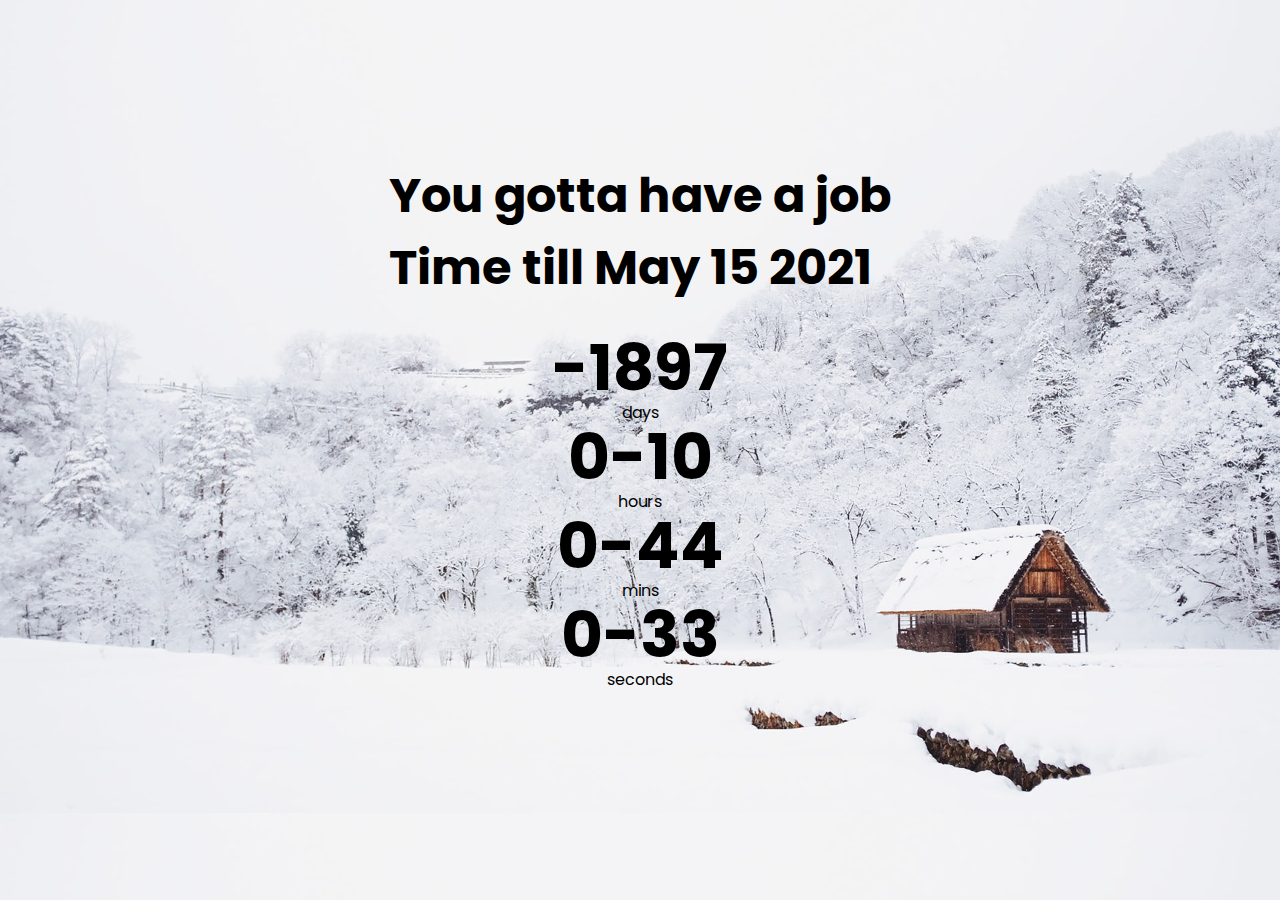
<file: counter/index.html>
<!DOCTYPE html>
<html>

<head>
	
	<title>COount down Timer</title>
	<link rel="stylesheet"  href="style.css">
	<script src="script.js" defer></script>
</head>
<body>
	<h1>You gotta have a job <br>Time till May 15 2021 </h1>

	<div class="count-down-container">
		<div class="countdown-el days-c">
			<p class="big-text" id="days">0</p>
			<span>days</span>

		</div>

		<div class="countdown-el hours-c">
			<p class="big-text" id="hours">0</p>
			<span>hours</span>
		</div>

		<div class="countdown-el mins-c">
			<p class="big-text" id="mins">0</p>
			<span>mins</span>
		</div>
		
		<div class="countdown-el seconds-c">
			<p class="big-text" id="seconds">0</p>
			<span>seconds</span>
		</div>

	</div>
	
</body>
</html>
</file>
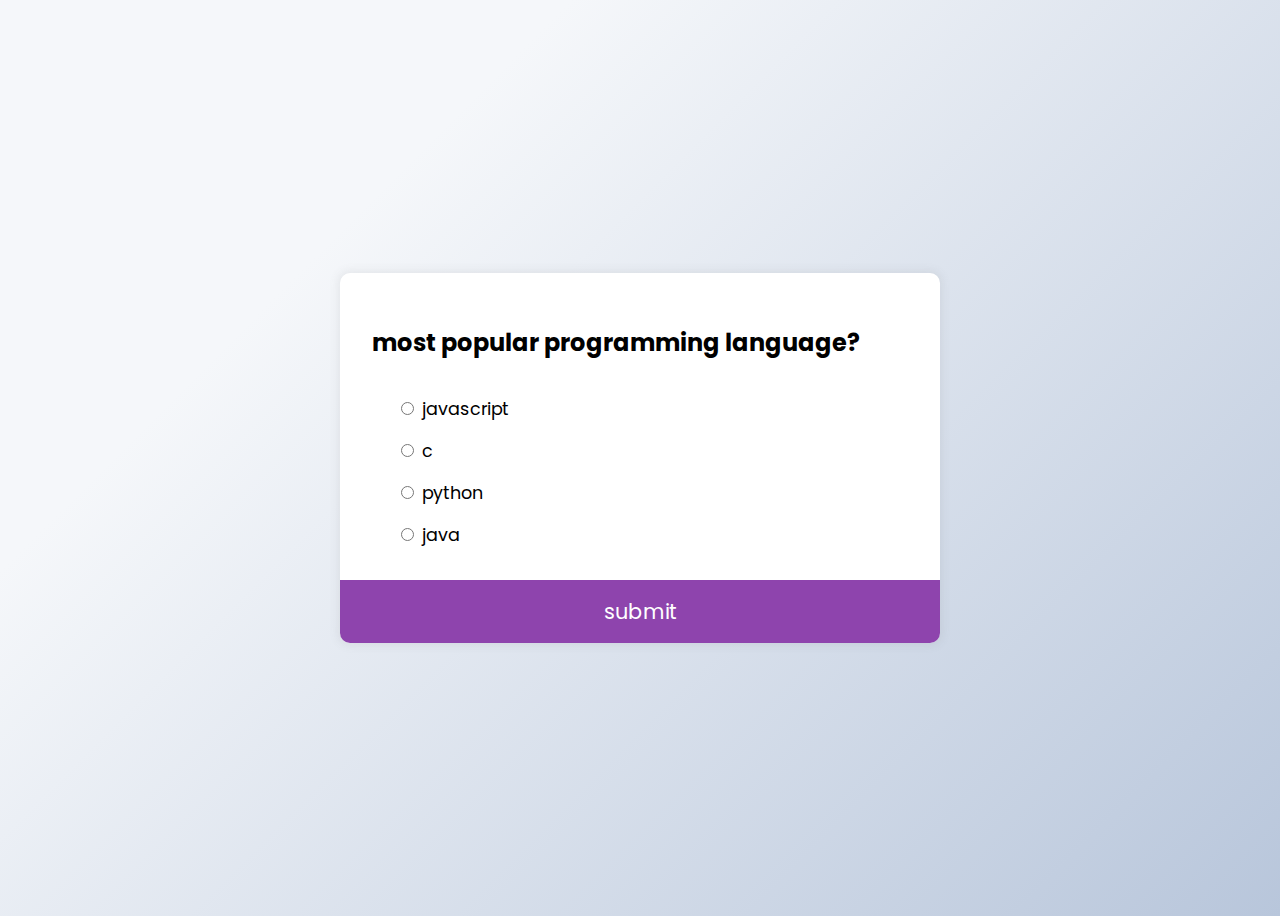
<file: quiz app/index.html>
<!DOCTYPE html>
<html>
<head>
	<title>Quiz App</title>
	<link rel="stylesheet" type="text/css" href="style.css">
	<script src="script.js" defer></script>
</head>
<body>
	<div class="quiz-container" id="quiz">
		<div class="quiz-header">
			<h2 id="question">Question text</h2>
			<ul>
			<li>
				<input type="radio" id="a" name="answer" class="answer">
				<label id="a_text" for="a">Question</label>
			</li>
			<li>
				<input type="radio" id="b" name="answer" class="answer">
				<label id="b_text" for="b">Question</label>
			</li>
			<li>
				<input type="radio" id="c" name="answer" class="answer">
				<label id="c_text" for="c">Question</label>
			</li>
			<li>
				<input type="radio" id="d" name="answer" class="answer">
				<label id="d_text" for="d">Question</label>
			</li>
		</ul>
	</div>
	<button id="submit">submit</button>
	</div>
</body>
</html>
</file>
<file: counter/style.css>
@import url('https://fonts.googleapis.com/css2?family=Poppins:wght@200;400;600&display=swap');
 * {
 	box-sizing: border-box;
 }
body {
	background-image: url("./snow.jpg");
	background-size: cover;
	background-position: center center;
	display: flex;
	flex-direction:column;
	
	align-items: center;
	min-height: 100 vh;
	font-family: "Poppins" ,sans-serif;
	margin: 5rem;
}

h1 {
	font-size: 3rem;
	margin-top: 5rem;
}

.countdown-container {
	display: flex;
	flex-wrap: wrap;
	align-items: center;
	justify-content: center;
	margin-top: 200rem;
}

.big-text {
	font-weight: bold;
	font-size: 4rem;
	line-height: 1;
	margin: 0 0rem;
}

.countdown-el {
	text-align: center;
}

.countdown-el span{
	font-size: 1rem;
}
</file>
<file: quiz app/style.css>
@import url('https://fonts.googleapis.com/css2?family=Poppins:wght@200;400;600&display=swap');
 * {
 	box-sizing: border-box;
 }

body {
	background-color: #b8c6db;
	background-image: linear-gradient(315deg, #b8c6db 0%, #f5f7fa 74%);

	display: flex;
	align-items: center;
	justify-content: center;
	font-family: "Poppins" ,sans-serif;
	min-height: 100vh;
}

.quiz-container	{
	background-color: #fff;
	border-radius: 10px;
	box-shadow: 0 0 10px 2px rgba(100,100,100,0.1);
	width: 600px;
	max-width: 100%;
	overflow: hidden;
}

.quiz-header {
	padding: 1rem;
}

h2 {
	padding: 1rem;
	text-align: center
	margin:0;

}

ul {
	list-style-type: none;
	/*padding: 0;*/
}

ul li{
	font-size: 1.1rem;
	margin: 1rem 0;
}
ul li label {
	cursor: pointer;
}
button {
	background-color: #8e44ad;
	border: none;
	color: white;
	cursor: pointer;
	display: block;
	font-family: inherit;
	font-size: 1.3rem;
	width: 100%;
	padding: 1rem;
}

button:hover {
	background-color: #732d91;
}

button:focus {
	background-color: #5e3370;
	outline: none;
}
</file>
